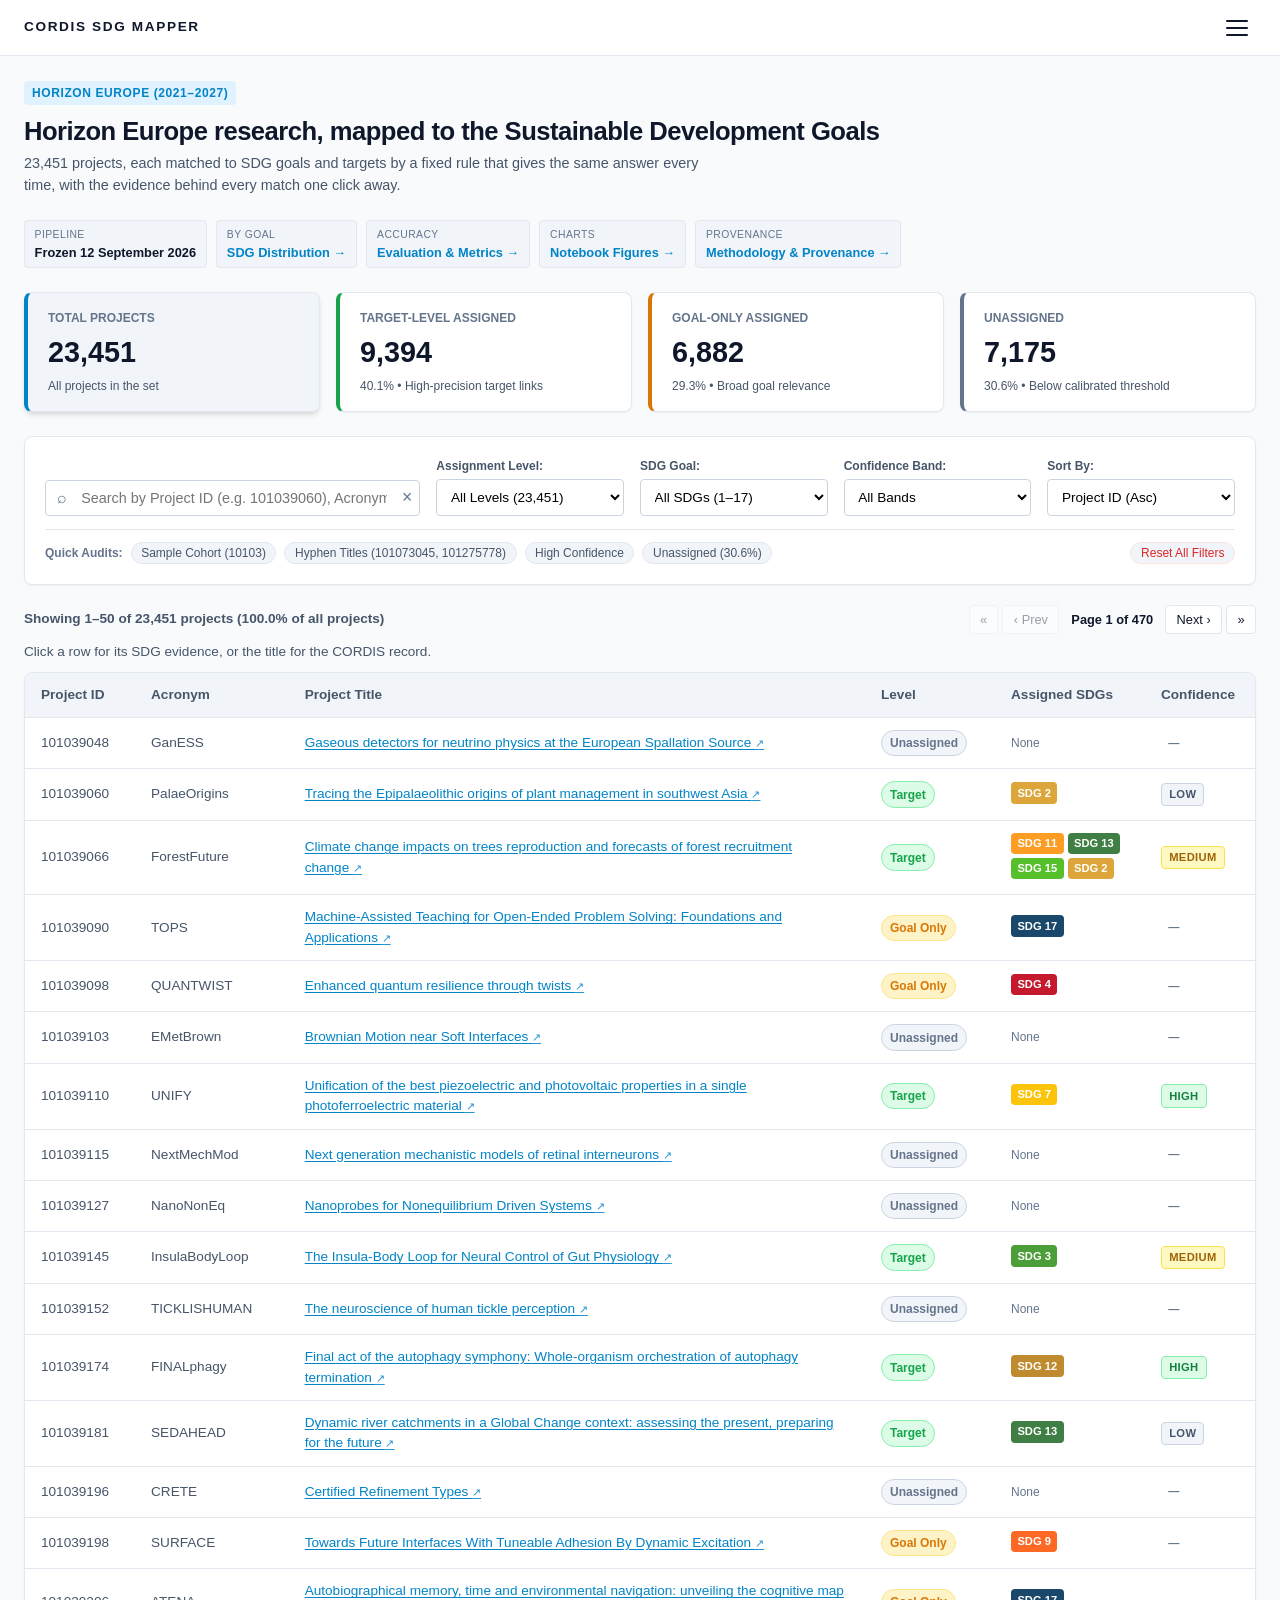
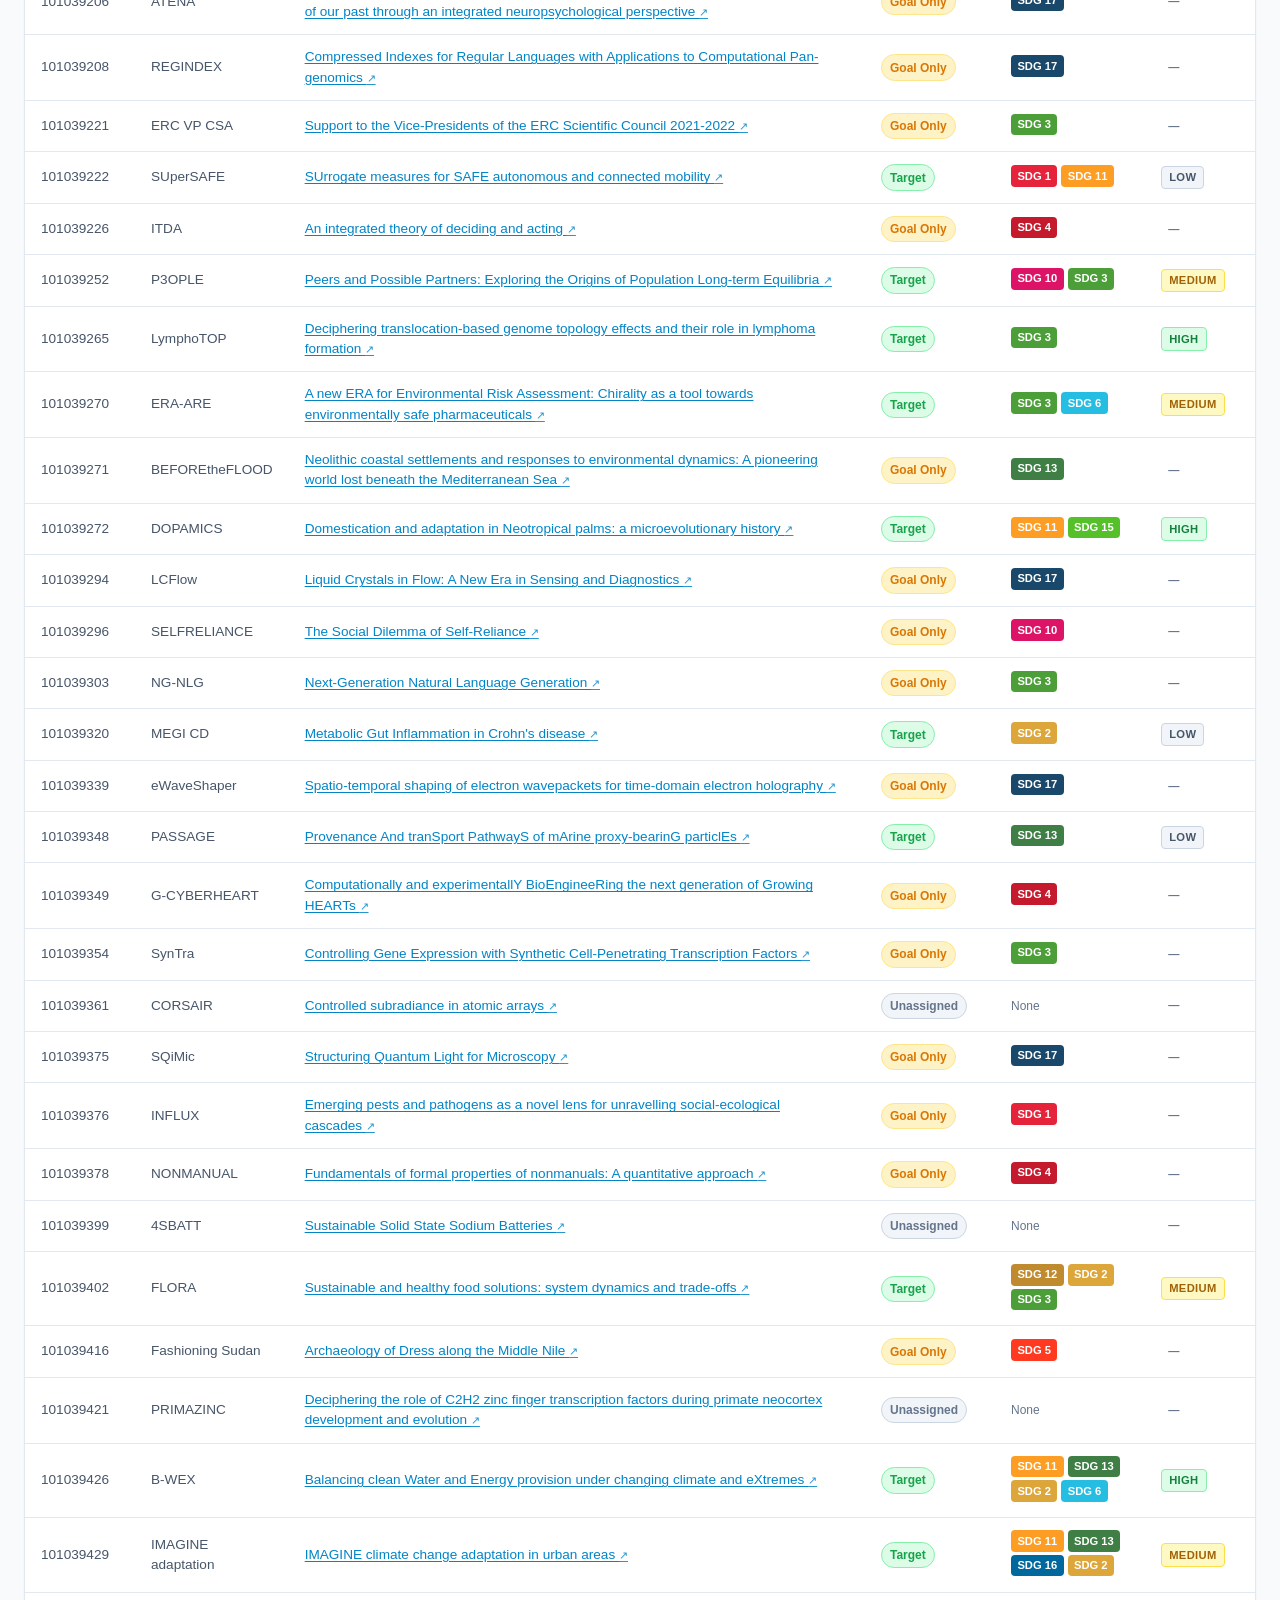
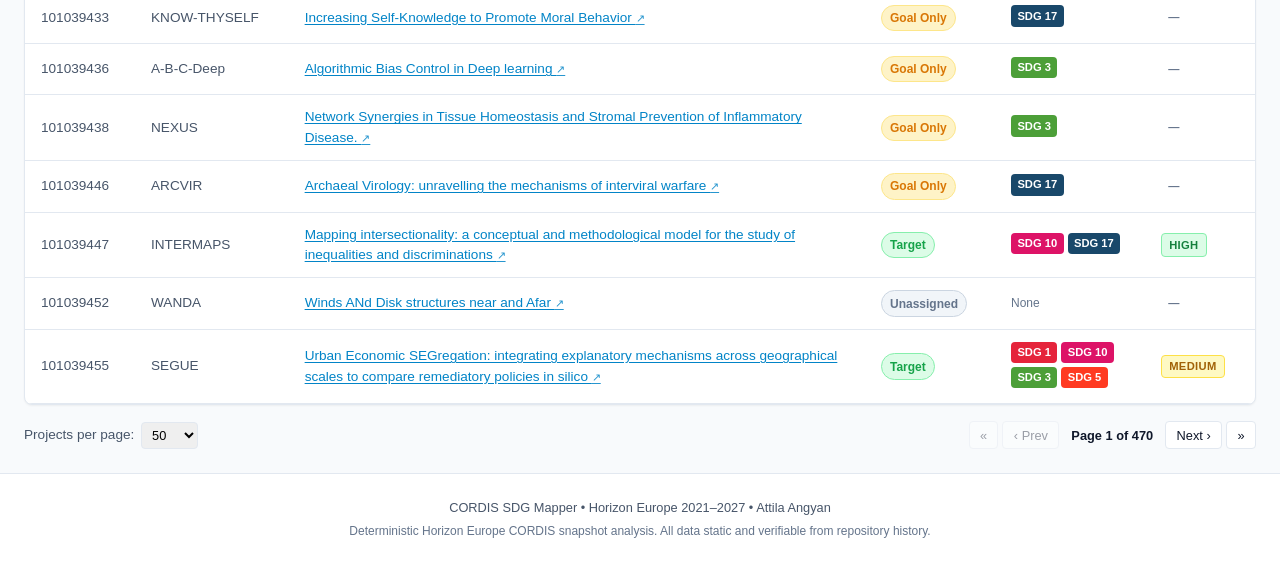
<file: prototype/index.html>
<!DOCTYPE html>
<html lang="en">
<head>
  <meta charset="UTF-8">
  <meta name="viewport" content="width=device-width, initial-scale=1.0">
  <title>CORDIS SDG Mapper</title>
  <link rel="stylesheet" href="styles.css">
</head>
<body>
  <!-- Top bar: wordmark left, one menu behind three lines on the right -->
  <header class="topbar">
    <a class="wordmark" href="#home" data-tab="explorer">CORDIS SDG Mapper</a>
    <button class="menu-toggle" id="menu-toggle" aria-label="Open menu" aria-expanded="false" aria-controls="site-menu">
      <span class="menu-lines" aria-hidden="true"><i></i><i></i><i></i></span>
    </button>
  </header>
  <nav class="site-menu" id="site-menu" hidden>
    <ul class="menu-list" role="list">
      <li><button class="menu-item active" data-tab="explorer">Home</button></li>
      <li><button class="menu-item" data-tab="sdgs">SDG Distribution</button></li>
      <li><button class="menu-item" data-tab="evaluation">Evaluation &amp; Metrics</button></li>
      <li><button class="menu-item" data-tab="figures">Notebook Figures</button></li>
      <li><button class="menu-item" data-tab="provenance">Methodology &amp; Provenance</button></li>
    </ul>
  </nav>
  <div class="menu-backdrop" id="menu-backdrop" hidden></div>

  <!-- Page head: scrolls with the page -->
  <section class="page-head" id="page-head">
    <div class="header-top">
      <div class="header-titles">
        <div class="header-badge">Horizon Europe (2021&ndash;2027)</div>
        <h1>Horizon Europe research, mapped to the Sustainable Development Goals</h1>
        <p class="header-subtitle">23,451 projects, each matched to SDG goals and targets by a fixed rule that gives the same answer every time, with the evidence behind every match one click away.</p>
      </div>
      <div class="provenance-badges">
        <div class="badge-item">
          <span class="badge-label">Pipeline</span>
          <span class="badge-value">Frozen 12 September 2026</span>
        </div>
        <div class="badge-item">
          <span class="badge-label">By goal</span>
          <a href="#sdgs" class="badge-value badge-link section-link" data-tab="sdgs">SDG Distribution &rarr;</a>
        </div>
        <div class="badge-item">
          <span class="badge-label">Accuracy</span>
          <a href="#evaluation" class="badge-value badge-link section-link" data-tab="evaluation">Evaluation &amp; Metrics &rarr;</a>
        </div>
        <div class="badge-item">
          <span class="badge-label">Charts</span>
          <a href="#figures" class="badge-value badge-link section-link" data-tab="figures">Notebook Figures &rarr;</a>
        </div>
        <div class="badge-item" title="c5f2a26ce6049e801a7e757efc2cbe4253689987fad761f1d97cfb5b0ad68fb2">
          <span class="badge-label">Provenance</span>
          <a href="#provenance" class="badge-value badge-link section-link" id="header-provenance-link" data-tab="provenance" title="c5f2a26ce6049e801a7e757efc2cbe4253689987fad761f1d97cfb5b0ad68fb2">Methodology &amp; Provenance &rarr;</a>
        </div>
      </div>
    </div>
  </section>

  <main class="app-main">
    <!-- TAB 1: PROJECT EXPLORER -->
    <section id="tab-explorer" class="tab-pane active">
      <!-- High Level Statistics Bar -->
      <div class="stats-row">
        <div class="stat-card stat-total" id="card-total">
          <div class="stat-label">Total Projects</div>
          <div class="stat-value" id="stat-total">23,451</div>
          <div class="stat-sub">All projects in the set</div>
        </div>
        <div class="stat-card stat-target" id="card-target">
          <div class="stat-label">Target-Level Assigned</div>
          <div class="stat-value" id="stat-target">9,394</div>
          <div class="stat-sub">40.1% &bull; High-precision target links</div>
        </div>
        <div class="stat-card stat-goal" id="card-goal">
          <div class="stat-label">Goal-Only Assigned</div>
          <div class="stat-value" id="stat-goal">6,882</div>
          <div class="stat-sub">29.3% &bull; Broad goal relevance</div>
        </div>
        <div class="stat-card stat-none" id="card-none">
          <div class="stat-label">Unassigned</div>
          <div class="stat-value" id="stat-none">7,175</div>
          <div class="stat-sub">30.6% &bull; Below calibrated threshold</div>
        </div>
      </div>

      <!-- Search & Filters Container -->
      <div class="filters-card">
        <div class="filters-main">
          <div class="search-box">
            <span class="search-icon">&telrec;</span>
            <input type="text" id="search-input" placeholder="Search by Project ID (e.g. 101039060), Acronym, or Title keywords..." autocomplete="off">
            <button id="clear-search-btn" class="icon-btn" title="Clear search">&times;</button>
          </div>

          <div class="filter-group">
            <label for="level-filter">Assignment Level:</label>
            <select id="level-filter">
              <option value="all">All Levels (23,451)</option>
              <option value="target">Target-Level Assigned (9,394)</option>
              <option value="goal_only">Goal-Only Assigned (6,882)</option>
              <option value="none">Unassigned (7,175)</option>
            </select>
          </div>

          <div class="filter-group">
            <label for="sdg-filter">SDG Goal:</label>
            <select id="sdg-filter">
              <option value="all">All SDGs (1–17)</option>
            </select>
          </div>

          <div class="filter-group">
            <label for="band-filter">Confidence Band:</label>
            <select id="band-filter">
              <option value="all">All Bands</option>
              <option value="high">High Confidence</option>
              <option value="medium">Medium Confidence</option>
              <option value="low">Low Confidence</option>
              <option value="none">Unassigned</option>
            </select>
          </div>

          <div class="filter-group">
            <label for="sort-select">Sort By:</label>
            <select id="sort-select">
              <option value="id-asc">Project ID (Asc)</option>
              <option value="id-desc">Project ID (Desc)</option>
              <option value="acronym-asc">Acronym (A &rarr; Z)</option>
            </select>
          </div>
        </div>

        <!-- Quick Filter Presets -->
        <div class="quick-presets">
          <span class="preset-label">Quick Audits:</span>
          <button class="preset-btn" data-preset="sample">Sample Cohort (10103)</button>
          <button class="preset-btn" data-preset="hyphen-titles" title="Audit projects 101073045 and 101275778 with leading hyphens">Hyphen Titles (101073045, 101275778)</button>
          <button class="preset-btn" data-preset="high-band">High Confidence</button>
          <button class="preset-btn" data-preset="unassigned">Unassigned (30.6%)</button>
          <button class="preset-btn preset-reset" id="reset-filters-btn">Reset All Filters</button>
        </div>
      </div>

      <!-- Results Count & Pagination Controls -->
      <div class="results-header">
        <div class="results-count-group">
          <div class="results-count" id="results-count">Loading index...</div>
          <button class="target-chip" id="target-filter-chip" hidden type="button" title="Remove the target filter"></button>
        </div>
        <div class="pagination-controls" id="top-pagination"></div>
      </div>

      <div class="table-hint">Click a row for its SDG evidence, or the title for the CORDIS record.</div>

      <!-- Projects Table -->
      <div class="table-container">
        <table class="projects-table">
          <thead>
            <tr>
              <th class="col-id">Project ID</th>
              <th class="col-acronym">Acronym</th>
              <th class="col-title">Project Title</th>
              <th class="col-level">Level</th>
              <th class="col-sdgs">Assigned SDGs</th>
              <th class="col-band">Confidence</th>
            </tr>
          </thead>
          <tbody id="projects-table-body">
            <tr>
              <td colspan="6" class="loading-cell">Loading project search index (23,451 projects)...</td>
            </tr>
          </tbody>
        </table>
      </div>

      <!-- Bottom Pagination -->
      <div class="results-footer">
        <div class="page-size-selector">
          <label for="page-size-select">Projects per page:</label>
          <select id="page-size-select">
            <option value="25">25</option>
            <option value="50" selected>50</option>
            <option value="100">100</option>
            <option value="250">250</option>
          </select>
        </div>
        <div class="pagination-controls" id="bottom-pagination"></div>
      </div>
    </section>

    <!-- TAB 2: SDG DISTRIBUTIONS -->
    <section id="tab-sdgs" class="tab-pane">
      <div class="pane-intro">
        <h2>UN Sustainable Development Goals Distribution</h2>
        <p>Breakdown of 23,451 Horizon Europe projects mapped across the 17 Sustainable Development Goals. Click a goal to see its targets and how many projects each holds; from there, a click on a target lists those projects on the Home page.</p>
      </div>

      <div class="sdg-grid" id="sdg-grid">
        <!-- Filled dynamically by JavaScript -->
      </div>

      <!-- Target Breakdown Drawer / Container -->
      <div class="target-breakdown-card" id="target-breakdown-card" style="display: none;">
        <div class="target-breakdown-header">
          <div class="target-breakdown-title" id="target-breakdown-title">SDG Target Breakdown</div>
          <div class="target-breakdown-actions">
            <button class="btn btn-primary" id="filter-by-selected-sdg-btn">Explore Projects in this SDG &rarr;</button>
            <button class="icon-btn" id="close-target-breakdown-btn">&times;</button>
          </div>
        </div>
        <div class="target-breakdown-body" id="target-breakdown-body"></div>
      </div>
    </section>

    <!-- TAB 3: EVALUATION & METRICS -->
    <section id="tab-evaluation" class="tab-pane">
      <div class="pane-intro">
        <h2>Pipeline Evaluation &amp; Benchmark Metrics</h2>
        <p>Ground-truth validation results on the held-out 100 evaluation sample and development agreement metrics from the frozen pipeline run (output <code class="mono" title="0938fe34e41cd5d8ddccfba69238481fdf6470e54046104ad7a3535da6743709">0938fe34&hellip;</code>, pipeline commit <code class="mono" title="0246412b44f722567feaa2e6c1b6e695de86c923">0246412b</code>, metrics artefact <code class="mono" title="babd37415581ce82ecb09c4501052ce811e834e57dad7c6735389ce321dd8a2e">babd3741&hellip;</code>).</p>
      </div>

      <div class="metrics-grid">
        <div class="metric-box highlight-box">
          <div class="metric-title">Target-Level Precision</div>
          <div class="metric-number" id="eval-metric-precision">0.447</div>
          <div class="metric-desc">Target-level precision on held-out evaluation 100 sample (calibrated threshold).</div>
        </div>
        <div class="metric-box highlight-box">
          <div class="metric-title">Target-Level Recall</div>
          <div class="metric-number" id="eval-metric-recall">0.221</div>
          <div class="metric-desc">Target-level recall on held-out 100 sample (reflects vocabulary ceiling constraints).</div>
        </div>
        <div class="metric-box warning-box">
          <div class="metric-title">Recall Ceiling</div>
          <div class="metric-number" id="eval-metric-ceiling">0.442</div>
          <div class="metric-desc"><strong id="eval-metric-ceiling-unreachable">53 of 95 reference pairs</strong> share zero vocabulary with official target descriptions at any threshold.</div>
        </div>
        <div class="metric-box dev-box">
          <div class="metric-title">Development Cohen's Kappa</div>
          <div class="metric-number" id="eval-metric-kappa">0.677</div>
          <div class="metric-desc">Agreement between two model seats on development 50 sample (substantial agreement baseline).</div>
        </div>
      </div>

      <div class="eval-cards-container">
        <div class="eval-card">
          <h3>Methodological Findings &amp; Constraints</h3>
          <ul class="eval-list">
            <li>
              <strong>Vocabulary Divergence &amp; The Recall Ceiling (<span id="eval-prose-ceiling">0.442</span>):</strong>
              Keyword and text-matching pipelines cannot reach <span id="eval-prose-unreachable-pairs">53 of 95</span> gold-standard target associations because CORDIS project descriptions and UN SDG target texts use non-overlapping terminologies. This ceiling is an inherent property of lexical overlap, not a pipeline bug.
            </li>
            <li>
              <strong>Unassigned Rate (30.6%):</strong>
              7,175 of 23,451 projects receive no SDG assignment (<code class="mono">assignment_level: none</code>). Calibrated thresholding intentionally rejects low-confidence matches to preserve high precision (<span id="eval-prose-precision">0.447</span>) rather than forcing arbitrary labels.
            </li>
            <li>
              <strong>Single-Reference Annotation Limit:</strong>
              <span id="eval-prose-reference-note">The reference labels for the 100 evaluation projects come from a single annotator. A planned second annotation of 20 projects by the author was not made, so no adjudication took place and this limitation covers all 100.</span>
            </li>
            <li>
              <strong>Deterministic Verification &amp; Explanation Pass:</strong>
              To ensure 100% deterministic reproducibility without external API key dependencies, model-generated explanations were parked under the methodology specification during the frozen run.
            </li>
          </ul>
        </div>

        <div class="eval-card">
          <h3>Self-Proof Reproduction Protocol</h3>
          <div class="repro-box">
            <p>Every reported metric is verified by self-proof inside <code class="mono">scripts/metrics.py</code>:</p>
            <pre class="code-block">python scripts/metrics.py --results data/pipeline/evaluation-100-v2.json --results-sha256 0938fe34e41cd5d8ddccfba69238481fdf6470e54046104ad7a3535da6743709 --dev-results data/pipeline/development-50-v1.json --dev-results-sha256 032a4881774ce9adbbc84bb8a949b7d06843ad77a23aae1c4b77d6de522ea460 --handoff data/sample/handoff-evaluation-100.json --out data/pipeline/evaluation-100-metrics.json</pre>
            <p>The script validates development-50 agreement (<span id="eval-repro-kappa">0.677</span>) and held-out 100 target metrics (<span id="eval-repro-metrics">P=0.447, R=0.221, Ceiling=0.442</span>) against the frozen run output <code class="mono" title="0938fe34e41cd5d8ddccfba69238481fdf6470e54046104ad7a3535da6743709">0938fe34&hellip;</code>.</p>
          </div>
        </div>
      </div>
    </section>

    <!-- TAB 4: NOTEBOOK FIGURES -->
    <section id="tab-figures" class="tab-pane">
      <div class="pane-intro">
        <h2>Notebook Visualisations (Embedded SVGs)</h2>
        <p>The six figures committed under <code class="mono">figures/</code> are embedded directly without redrawing or modifications.</p>
      </div>

      <div class="figures-gallery">
        <!-- Figure 1 -->
        <article class="figure-card">
          <div class="figure-media">
            <img src="figures/recall-ceiling.svg" alt="Recall Ceiling and Unreachable Targets" class="responsive-svg" onerror="this.onerror=null;this.src='../figures/recall-ceiling.svg';">
          </div>
          <div class="figure-info">
            <h3>1. Recall Ceiling &amp; Unreachable Reference Targets</h3>
            <div class="fig-meta">
              <span class="fig-file">figures/recall-ceiling.svg</span>
              <span class="fig-hash mono" title="2877c3ac441ffbb0485b712abda4cff057c8efa93e904c7ca494fcd6f8427ed1">sha256: 2877c3ac&hellip;</span>
            </div>
            <p class="fig-caption">Visualises the <span id="fig-caption-ceiling">0.442</span> recall ceiling: <span id="fig-caption-unreachable">53 of 95</span> reference pairs share zero terms with UN SDG targets, rendering them unreachable by lexical methods regardless of threshold tuning.</p>
          </div>
        </article>

        <!-- Figure 2 -->
        <article class="figure-card">
          <div class="figure-media">
            <img src="figures/disagreement-shape.svg" alt="Disagreement Shape" class="responsive-svg" onerror="this.onerror=null;this.src='../figures/disagreement-shape.svg';">
          </div>
          <div class="figure-info">
            <h3>2. Disagreement Shape Across Reference Standards</h3>
            <div class="fig-meta">
              <span class="fig-file">figures/disagreement-shape.svg</span>
              <span class="fig-hash mono" title="d9c6a91a11481c3265be6d4747b69352790fa7e4536ff98ff19ea831ea3f9e61">sha256: d9c6a91a&hellip;</span>
            </div>
            <p class="fig-caption">Distribution and topology of classification agreements and disagreements between automated heuristic scoring and manual reference annotations.</p>
          </div>
        </article>

        <!-- Figure 3 -->
        <article class="figure-card">
          <div class="figure-media">
            <img src="figures/goals-by-project-count.svg" alt="Distribution of Goals per Project" class="responsive-svg" onerror="this.onerror=null;this.src='../figures/goals-by-project-count.svg';">
          </div>
          <div class="figure-info">
            <h3>3. Goals by Project Count</h3>
            <div class="fig-meta">
              <span class="fig-file">figures/goals-by-project-count.svg</span>
              <span class="fig-hash mono" title="7db6eae48b966e1fa73c3e928f21958171cad4a8536f49f3fe1e816701f02d23">sha256: 7db6eae4&hellip;</span>
            </div>
            <p class="fig-caption">Frequency of projects mapped to 0, 1, 2, or 3+ SDG goals. 30.6% (7,175) receive 0 assignments, while single-goal and dual-goal projects form the majority of assignments.</p>
          </div>
        </article>

        <!-- Figure 4 -->
        <article class="figure-card">
          <div class="figure-media">
            <img src="figures/most-linked-targets.svg" alt="Most Linked Targets" class="responsive-svg" onerror="this.onerror=null;this.src='../figures/most-linked-targets.svg';">
          </div>
          <div class="figure-info">
            <h3>4. Most Linked SDG Targets</h3>
            <div class="fig-meta">
              <span class="fig-file">figures/most-linked-targets.svg</span>
              <span class="fig-hash mono" title="8f2caf29f882ebf6148ffd73485308fb02a7e682e0bfaace837de532c1d644d6">sha256: 8f2caf29&hellip;</span>
            </div>
            <p class="fig-caption">The top SDG targets linked across Horizon Europe funding, highlighting prominent concentrations in health (Goal 3), climate action (Goal 13), and energy transition (Goal 7).</p>
          </div>
        </article>

        <!-- Figure 5 -->
        <article class="figure-card">
          <div class="figure-media">
            <img src="figures/relevance-by-field.svg" alt="Relevance by Field" class="responsive-svg" onerror="this.onerror=null;this.src='../figures/relevance-by-field.svg';">
          </div>
          <div class="figure-info">
            <h3>5. Relevance by CORDIS Field</h3>
            <div class="fig-meta">
              <span class="fig-file">figures/relevance-by-field.svg</span>
              <span class="fig-hash mono" title="46baad33a8d40a4cba2b0ee220df564d01b4bc61308ff102374da95ace6f4d6f">sha256: 46baad33&hellip;</span>
            </div>
            <p class="fig-caption">Signal strength and scoring contribution across project Title, Objective, and Call Title fields, illustrating the critical importance of multi-field provenance.</p>
          </div>
        </article>

        <!-- Figure 6 -->
        <article class="figure-card">
          <div class="figure-media">
            <img src="figures/confidence-bands.svg" alt="Confidence Bands" class="responsive-svg" onerror="this.onerror=null;this.src='../figures/confidence-bands.svg';">
          </div>
          <div class="figure-info">
            <h3>6. Assignment Confidence Bands</h3>
            <div class="fig-meta">
              <span class="fig-file">figures/confidence-bands.svg</span>
              <span class="fig-hash mono" title="7d55aa97458541589e569986b3be7a8abb14e7a5da12ccef06030469fe160761">sha256: 7d55aa97&hellip;</span>
            </div>
            <p class="fig-caption">How the assignments split across the three confidence bands, from high-certainty matches to exploratory ones.</p>
          </div>
        </article>
      </div>
    </section>

    <!-- TAB 5: METHODOLOGY & PROVENANCE -->
    <section id="tab-provenance" class="tab-pane">
      <div class="pane-intro">
        <h2>Methodology &amp; Provenance</h2>
        <p>Deterministic classification methodology, taxonomy integration, reproducibility commands, and cryptographic verification digests for the Horizon Europe CORDIS SDG mapping analysis.</p>
      </div>

      <div class="provenance-grid">
        <!-- 1. What the data is -->
        <div class="provenance-card">
          <h3>What the data is</h3>
          <p>The analysis operates on official European Union open datasets and established international taxonomies:</p>
          <ul class="covenant-list">
            <li>
              <strong>The Horizon Europe projects:</strong>
              A complete snapshot of 23,451 research projects funded under the European Union's Horizon Europe framework programme (2021&ndash;2027), sourced from the official CORDIS open data repository. Each project record contains project identifiers, title, acronym, teaser summary, comprehensive objective text, free keywords, and classified scientific domains.
            </li>
            <li>
              <strong>UN Sustainable Development Goals Taxonomy:</strong>
              The 17 Goals and 169 Targets defined by the United Nations 2030 Agenda for Sustainable Development, sourced from the Publications Office of the European Union (EU Vocabularies). The taxonomy establishes standard descriptions, indicators, and official target statements.
            </li>
            <li>
              <strong>European Science Vocabulary (EuroSciVoc):</strong>
              The multilingual taxonomy of scientific fields maintained by the Publications Office of the European Union. A curated, peer-reviewed domain crosswalk containing 235 mappings connects EuroSciVoc disciplines directly to relevant SDG targets and goals.
            </li>
            <li>
              <strong>Five Analyzed Text Fields:</strong>
              Project evidence is extracted across five distinct fields: Project Title, Teaser, Objective, Free Keywords, and EuroSciVoc Fields. The pipeline explicitly tracks which fields are populated in each CORDIS record to distinguish between absent text fields and non-matching text.
            </li>
          </ul>
        </div>

        <!-- 2. What the pipeline does -->
        <div class="provenance-card">
          <h3>What the pipeline does</h3>
          <p>The system performs deterministic multi-label classification to assign UN SDGs to Horizon Europe research projects:</p>
          <ul class="covenant-list">
            <li>
              <strong>Dual Evidence Architecture:</strong>
              The classifier synthesises two complementary channels of evidence:
              <br>&bull; <em>Lexical Target Matching:</em> High-precision phrase and keyword matching using strict word-boundary regular expressions against SDG target definitions, guarded by negative filters and domain stop-lists to eliminate polysemous false positives.
              <br>&bull; <em>Taxonomic Crosswalk:</em> Domain-level assignments inferred from official EuroSciVoc classifications attached to each project.
            </li>
            <li>
              <strong>Assignment Tiers &amp; Calibrated Precision:</strong>
              Projects are stratified into three mutually distinct assignment tiers:
              <br>&bull; <em>Target-Level Assigned (40.1%, 9,394 projects):</em> Substantive evidence meeting calibrated scoring thresholds for one or more specific SDG targets.
              <br>&bull; <em>Goal-Only Assigned (29.3%, 6,882 projects):</em> High-level relevance to broader SDG themes without meeting granular target-level evidence criteria.
              <br>&bull; <em>Unassigned (30.6%, 7,175 projects):</em> Projects lacking sufficient lexical or taxonomic overlap are left unassigned, preserving high precision (0.447) rather than introducing speculative labels.
            </li>
            <li>
              <strong>Full Attribution &amp; Auditability:</strong>
              Every assigned target or goal retains complete evidence provenance, recording the exact matched phrases and the specific project fields in which they occurred.
            </li>
            <li>
              <strong>Source Text Fidelity:</strong>
              All project titles and acronyms are preserved verbatim from raw CORDIS source bytes without normalization or escaping (including leading hyphens in projects 101073045 and 101275778).
            </li>
          </ul>
        </div>

        <!-- 3. What was frozen and when -->
        <div class="provenance-card">
          <h3>What was frozen and when</h3>
          <p>Methodological specifications, logic, and evaluation artifacts were formally frozen on 12 September 2026:</p>
          <ul class="covenant-list">
            <li>
              <strong>Pipeline Freeze (12 September 2026):</strong>
              The classification algorithm, matching rules, scoring weights, vocabulary stop-lists, and assignment thresholds were frozen at commit <code class="mono" title="0246412b44f722567feaa2e6c1b6e695de86c923">0246412b44f722567feaa2e6c1b6e695de86c923</code>.
            </li>
            <li>
              <strong>Single Blind Evaluation Run:</strong>
              Evaluation was performed once against the frozen pipeline using a held-out benchmark of 100 projects. The run yielded target-level precision of 0.447 and recall of 0.221, reflecting an inherent vocabulary ceiling of 0.442 where 53 of 95 reference pairs share zero lexical overlap with official UN target texts.
            </li>
            <li>
              <strong>Fast run checked against the slow run:</strong>
              A performance optimization (substring pre-check skip) was verified against a slow control run across all 23,451 projects (28,833 assigned rows). Two independent instruments confirmed byte-identical results: zero missing projects, zero row differences, and zero score or band discrepancies.
            </li>
            <li>
              <strong>Frozen Run Output:</strong>
              The full evaluation output hashes cryptographically to <code class="mono" title="0938fe34e41cd5d8ddccfba69238481fdf6470e54046104ad7a3535da6743709">0938fe34e41cd5d8ddccfba69238481fdf6470e54046104ad7a3535da6743709</code>.
            </li>
          </ul>
        </div>

        <!-- 4. How to reproduce it -->
        <div class="provenance-card">
          <h3>How to reproduce it</h3>
          <p>The entire pipeline executes using only the Python standard library (version 3.10+) with zero external package dependencies. Run the reproduction suite in sequence:</p>
          <div class="repro-box">
            <pre class="code-block">python scripts/make_manifest.py
python scripts/verify_licences.py
python scripts/extract_targets.py
python scripts/extract_key_terms.py
python scripts/verify_crosswalk.py
python scripts/draw_sample.py
python scripts/build_handoff.py
python scripts/build_handoff.py --set evaluation --out data/sample/handoff-evaluation-100.json
python scripts/pipeline.py --handoff data/sample/handoff-150.json --set development --out data/pipeline/development-50-v2.json
python scripts/pipeline.py --handoff data/sample/handoff-evaluation-100.json --set evaluation --freeze-seq 207 --out data/pipeline/evaluation-100-v2.json
python scripts/explain.py --results data/pipeline/development-50-v2.json --out data/pipeline/development-50-explanations-v2.json
python scripts/metrics.py --results data/pipeline/evaluation-100-v2.json --results-sha256 0938fe34e41cd5d8ddccfba69238481fdf6470e54046104ad7a3535da6743709 --dev-results data/pipeline/development-50-v1.json --dev-results-sha256 032a4881774ce9adbbc84bb8a949b7d06843ad77a23aae1c4b77d6de522ea460 --handoff data/sample/handoff-evaluation-100.json --out data/pipeline/evaluation-100-metrics.json
python scripts/compare_control_table.py --control &lt;path-to-control-table&gt;
python scripts/test_reported_figures.py</pre>
          </div>
        </div>

        <!-- 5. Verify these files -->
        <div class="provenance-card" id="card-verify-files">
          <h3>Verify these files</h3>
          <p>Cryptographic digests for all pipeline artefacts and specification documents, verified on disk:</p>
          <table class="contract-table" id="verify-files-table">
            <thead>
              <tr>
                <th>Artefact</th>
                <th>Repository Path</th>
                <th>SHA-256 / Commit Digest</th>
              </tr>
            </thead>
            <tbody>
              <tr id="verify-mapping-table">
                <td><strong>Mapping Table</strong></td>
                <td><code class="mono">data/corpus/mapping-table-0246412.csv</code></td>
                <td><code class="mono" id="digest-mapping-table" title="181d378a3078014193f3ae4f684b00b375ed62f3d24b2b34c060f6457b4a00d3">181d378a3078014193f3ae4f684b00b375ed62f3d24b2b34c060f6457b4a00d3</code></td>
              </tr>
              <tr id="verify-pipeline-commit">
                <td><strong>Pipeline Commit</strong></td>
                <td><code class="mono">scripts/pipeline.py</code> (frozen commit)</td>
                <td><code class="mono" id="digest-pipeline-commit" title="0246412b44f722567feaa2e6c1b6e695de86c923">0246412b44f722567feaa2e6c1b6e695de86c923</code></td>
              </tr>
              <tr id="verify-frozen-output">
                <td><strong>Frozen Output</strong></td>
                <td>Evaluation run output</td>
                <td><code class="mono" id="digest-frozen-output" title="0938fe34e41cd5d8ddccfba69238481fdf6470e54046104ad7a3535da6743709">0938fe34e41cd5d8ddccfba69238481fdf6470e54046104ad7a3535da6743709</code></td>
              </tr>
              <tr id="verify-specification">
                <td><strong>Specification</strong></td>
                <td><code class="mono">docs/cordis-sdg-registration-v10.md</code></td>
                <td><code class="mono" id="digest-specification" title="c5f2a26ce6049e801a7e757efc2cbe4253689987fad761f1d97cfb5b0ad68fb2">c5f2a26ce6049e801a7e757efc2cbe4253689987fad761f1d97cfb5b0ad68fb2</code></td>
              </tr>
              <tr id="verify-figures-document">
                <td><strong>Figures Document</strong></td>
                <td><code class="mono">data/corpus/figures.json</code></td>
                <td><code class="mono" id="digest-figures-document" title="03d79580081ca40bf0d1d25b5279a57880ddf09d750490553593387126d92f6f">03d79580081ca40bf0d1d25b5279a57880ddf09d750490553593387126d92f6f</code></td>
              </tr>
              <tr id="verify-metrics-artefact">
                <td><strong>Metrics Artefact</strong></td>
                <td><code class="mono">data/pipeline/evaluation-100-metrics.json</code></td>
                <td><code class="mono" id="digest-metrics-artefact" title="babd37415581ce82ecb09c4501052ce811e834e57dad7c6735389ce321dd8a2e">babd37415581ce82ecb09c4501052ce811e834e57dad7c6735389ce321dd8a2e</code></td>
              </tr>
              <tr id="verify-svg-figures">
                <td><strong>Notebook Figures</strong></td>
                <td><code class="mono">figures/*.svg</code> (6 embedded figures)</td>
                <td>Byte-identical SVG vector assets</td>
              </tr>
            </tbody>
          </table>
        </div>
      </div>
    </section>
  </main>

  <!-- PROJECT DETAIL MODAL / DRAWER -->
  <div class="modal-backdrop" id="project-modal-backdrop">
    <div class="modal-content" id="project-modal-content">
      <div class="modal-header">
        <div class="modal-title-group">
          <div class="modal-meta-bar">
            <span class="modal-id" id="modal-project-id">Project 101039060</span>
            <span class="modal-acronym" id="modal-project-acronym">ACRONYM</span>
            <span class="badge-level" id="modal-level-badge">Target-Level</span>
          </div>
          <h2 class="modal-title"><a href="https://cordis.europa.eu/project/id/101039060" target="_blank" rel="noopener" class="modal-title-link cordis-outbound-link" id="modal-project-title" title="Open CORDIS project record on cordis.europa.eu (external site, opens in new tab)" aria-label="Open project on CORDIS (leaves site)">Project Title Placeholder&nbsp;<span class="external-icon">&nearr;</span></a></h2>
        </div>
        <button class="modal-close-btn" id="modal-close-btn" title="Close modal">&times;</button>
      </div>

      <div class="modal-body" id="modal-body">
        <div class="modal-loading">Loading project details...</div>
      </div>
    </div>
  </div>

  <footer class="app-footer">
    <div class="footer-content">
      <p>CORDIS SDG Mapper &bull; Horizon Europe 2021&ndash;2027 &bull; Attila Angyan</p>
      <p class="footer-sub">Deterministic Horizon Europe CORDIS snapshot analysis. All data static and verifiable from repository history.</p>
    </div>
  </footer>

  <script src="app.js"></script>
</body>
</html>
</file>
<file: prototype/styles.css>
/* CSS Styles for CORDIS → SDG Static Prototype */
:root {
  --font-sans: -apple-system, BlinkMacSystemFont, "Segoe UI", Roboto, Helvetica, Arial, sans-serif;
  --font-mono: ui-monospace, SFMono-Regular, Consolas, "Liberation Mono", Menlo, monospace;

  --bg-primary: #f8fafc;
  --bg-surface: #ffffff;
  --bg-alt: #f1f5f9;
  --bg-elevated: #ffffff;

  --border-color: #e2e8f0;
  --border-dark: #cbd5e1;

  --text-primary: #0f172a;
  --text-secondary: #475569;
  --text-muted: #64748b;

  --primary: #0284c7;
  --primary-hover: #0369a1;
  --primary-light: #e0f2fe;

  --success: #16a34a;
  --success-bg: #dcfce7;
  --success-border: #86efac;

  --warning: #d97706;
  --warning-bg: #fef3c7;
  --warning-border: #fde68a;

  --danger: #dc2626;
  --danger-bg: #fee2e2;

  --neutral-bg: #f1f5f9;
  --neutral-border: #cbd5e1;

  --shadow-sm: 0 1px 2px 0 rgb(0 0 0 / 0.05);
  --shadow-md: 0 4px 6px -1px rgb(0 0 0 / 0.1), 0 2px 4px -2px rgb(0 0 0 / 0.1);
  --shadow-lg: 0 10px 15px -3px rgb(0 0 0 / 0.1), 0 4px 6px -4px rgb(0 0 0 / 0.1);
  --shadow-xl: 0 20px 25px -5px rgb(0 0 0 / 0.1), 0 8px 10px -6px rgb(0 0 0 / 0.1);

  --radius-sm: 4px;
  --radius-md: 8px;
  --radius-lg: 12px;
}

* {
  box-sizing: border-box;
  margin: 0;
  padding: 0;
}

body {
  font-family: var(--font-sans);
  background-color: var(--bg-primary);
  color: var(--text-primary);
  line-height: 1.5;
  -webkit-font-smoothing: antialiased;
}

.mono {
  font-family: var(--font-mono);
}

/* A shortened hash: dotted underline says there is more, a click shows it all */
.hash-short {
  cursor: pointer;
  text-decoration: underline dotted;
  text-underline-offset: 3px;
}
.hash-short:hover,
.hash-short:focus-visible {
  color: var(--primary);
  outline: none;
}
.hash-open {
  overflow-wrap: anywhere;
}

/* Top bar: one slim line that stays; everything else scrolls */
.topbar {
  position: sticky;
  top: 0;
  z-index: 40;
  height: 56px;
  display: flex;
  align-items: center;
  justify-content: space-between;
  gap: 1rem;
  padding: 0 1.5rem;
  background-color: var(--bg-surface);
  border-bottom: 1px solid var(--border-color);
}

.wordmark {
  font-size: 0.85rem;
  font-weight: 600;
  letter-spacing: 0.12em;
  text-transform: uppercase;
  color: var(--text-primary);
  text-decoration: none;
  white-space: nowrap;
}

.menu-toggle {
  background: none;
  border: none;
  cursor: pointer;
  padding: 0.5rem;
  border-radius: var(--radius-sm);
}

.menu-toggle:hover,
.menu-toggle:focus-visible {
  background-color: var(--bg-alt);
  outline: none;
}

.menu-lines {
  display: flex;
  flex-direction: column;
  gap: 5px;
  width: 22px;
}

.menu-lines i {
  display: block;
  height: 2px;
  background-color: var(--text-primary);
  border-radius: 1px;
}

.site-menu {
  position: fixed;
  top: 56px;
  right: 0;
  z-index: 50;
  min-width: 280px;
  background-color: var(--bg-surface);
  border-left: 1px solid var(--border-color);
  border-bottom: 1px solid var(--border-color);
  box-shadow: var(--shadow-lg);
  padding: 0.75rem 0;
}

.menu-list {
  list-style: none;
}

.menu-item {
  display: block;
  width: 100%;
  text-align: left;
  background: none;
  border: none;
  padding: 0.7rem 1.5rem;
  font-size: 1rem;
  color: var(--text-primary);
  cursor: pointer;
}

.menu-item:hover,
.menu-item:focus-visible {
  background-color: var(--bg-alt);
  outline: none;
}

.menu-item.active {
  color: var(--primary);
  font-weight: 600;
}

.menu-backdrop {
  position: fixed;
  inset: 56px 0 0 0;
  z-index: 45;
  background: rgb(15 23 42 / 0.15);
}

/* Page head */
.page-head {
  max-width: 1400px;
  margin: 1.5rem auto 0 auto;
  padding: 0 1.5rem;
}

.header-top {
  display: flex;
  justify-content: space-between;
  align-items: flex-start;
  gap: 1.5rem;
  flex-wrap: wrap;
}

.header-badge {
  display: inline-block;
  font-size: 0.75rem;
  font-weight: 600;
  text-transform: uppercase;
  letter-spacing: 0.05em;
  color: var(--primary);
  background-color: var(--primary-light);
  padding: 0.2rem 0.5rem;
  border-radius: var(--radius-sm);
  margin-bottom: 0.4rem;
}

.header-titles h1 {
  font-size: 1.6rem;
  font-weight: 700;
  color: var(--text-primary);
  letter-spacing: -0.02em;
}

.header-subtitle {
  font-size: 0.9rem;
  color: var(--text-secondary);
  margin-top: 0.2rem;
  max-width: 680px;
}

.provenance-badges {
  display: flex;
  gap: 0.6rem;
  flex-wrap: wrap;
}

.badge-item {
  background: var(--bg-alt);
  border: 1px solid var(--border-color);
  border-radius: var(--radius-sm);
  padding: 0.35rem 0.6rem;
  display: flex;
  flex-direction: column;
}

.badge-label {
  font-size: 0.65rem;
  text-transform: uppercase;
  letter-spacing: 0.04em;
  color: var(--text-muted);
}

.badge-value {
  font-size: 0.8rem;
  font-weight: 600;
  color: var(--text-primary);
}

.badge-link {
  color: var(--primary);
  text-decoration: none;
  cursor: pointer;
  display: inline-flex;
  align-items: center;
  transition: color 0.15s ease, text-decoration 0.15s ease;
}

.badge-link:hover,
.badge-link:focus {
  color: var(--primary-hover);
  text-decoration: underline;
}

/* Main Content */
.app-main {
  max-width: 1400px;
  margin: 1.5rem auto;
  padding: 0 1.5rem;
  min-height: calc(100vh - 250px);
}

.tab-pane {
  display: none;
}

.tab-pane.active {
  display: block;
}

.pane-intro {
  margin-bottom: 1.5rem;
}

.pane-intro h2 {
  font-size: 1.4rem;
  font-weight: 700;
  color: var(--text-primary);
}

.pane-intro p {
  color: var(--text-secondary);
  font-size: 0.95rem;
  margin-top: 0.25rem;
}

/* Stats Row */
.stats-row {
  display: grid;
  grid-template-columns: repeat(auto-fit, minmax(220px, 1fr));
  gap: 1rem;
  margin-bottom: 1.5rem;
}

.stat-card {
  background: var(--bg-surface);
  border: 1px solid var(--border-color);
  border-radius: var(--radius-md);
  padding: 1rem 1.25rem;
  box-shadow: var(--shadow-sm);
  cursor: pointer;
  transition: transform 0.15s ease, box-shadow 0.15s ease;
}

.stat-card:hover {
  transform: translateY(-2px);
  box-shadow: var(--shadow-md);
}

.stat-label {
  font-size: 0.75rem;
  font-weight: 600;
  text-transform: uppercase;
  color: var(--text-muted);
}

.stat-value {
  font-size: 1.8rem;
  font-weight: 700;
  color: var(--text-primary);
  margin: 0.2rem 0;
}

.stat-sub {
  font-size: 0.75rem;
  color: var(--text-secondary);
}

.stat-total { border-left: 4px solid var(--primary); }
.stat-target { border-left: 4px solid var(--success); }
.stat-goal { border-left: 4px solid var(--warning); }
.stat-none { border-left: 4px solid var(--text-muted); }

.stat-card.is-active {
  background-color: var(--bg-alt);
  box-shadow: var(--shadow-md);
}

/* Filters Card */
.filters-card {
  background: var(--bg-surface);
  border: 1px solid var(--border-color);
  border-radius: var(--radius-md);
  padding: 1.25rem;
  box-shadow: var(--shadow-sm);
  margin-bottom: 1.25rem;
}

.filters-main {
  display: flex;
  gap: 1rem;
  flex-wrap: wrap;
  align-items: flex-end;
}

.search-box {
  flex: 2;
  min-width: 280px;
  position: relative;
  display: flex;
  align-items: center;
}

.search-icon {
  position: absolute;
  left: 0.75rem;
  color: var(--text-muted);
  pointer-events: none;
}

.search-box input {
  width: 100%;
  padding: 0.55rem 2rem 0.55rem 2.2rem;
  border: 1px solid var(--border-dark);
  border-radius: var(--radius-sm);
  font-size: 0.9rem;
  outline: none;
}

.search-box input:focus {
  border-color: var(--primary);
  box-shadow: 0 0 0 2px var(--primary-light);
}

.icon-btn {
  background: none;
  border: none;
  cursor: pointer;
  color: var(--text-muted);
  font-size: 1.1rem;
  position: absolute;
  right: 0.5rem;
}

.icon-btn:hover {
  color: var(--text-primary);
}

.filter-group {
  flex: 1;
  min-width: 150px;
  display: flex;
  flex-direction: column;
}

.filter-group label {
  font-size: 0.75rem;
  font-weight: 600;
  color: var(--text-secondary);
  margin-bottom: 0.25rem;
}

.filter-group select {
  padding: 0.55rem 0.6rem;
  border: 1px solid var(--border-dark);
  border-radius: var(--radius-sm);
  font-size: 0.85rem;
  background-color: var(--bg-surface);
  outline: none;
  cursor: pointer;
}

.filter-group select:focus {
  border-color: var(--primary);
}

.quick-presets {
  margin-top: 0.85rem;
  padding-top: 0.75rem;
  border-top: 1px solid var(--border-color);
  display: flex;
  align-items: center;
  gap: 0.5rem;
  flex-wrap: wrap;
}

.preset-label {
  font-size: 0.75rem;
  font-weight: 600;
  color: var(--text-muted);
}

.preset-btn {
  background: var(--bg-alt);
  border: 1px solid var(--border-color);
  border-radius: 999px;
  padding: 0.2rem 0.6rem;
  font-size: 0.75rem;
  font-weight: 500;
  color: var(--text-secondary);
  cursor: pointer;
  transition: all 0.15s ease;
}

.preset-btn:hover {
  background: var(--primary-light);
  color: var(--primary);
  border-color: var(--primary);
}

.preset-btn.active {
  background: var(--primary);
  color: white;
  border-color: var(--primary);
}

.preset-reset {
  margin-left: auto;
  color: var(--danger);
  border-color: var(--danger-bg);
}

.preset-reset:hover {
  background: var(--danger-bg);
  color: var(--danger);
}

/* Results Header */
.results-header, .results-footer {
  display: flex;
  justify-content: space-between;
  align-items: center;
  margin-bottom: 0.75rem;
  flex-wrap: wrap;
  gap: 0.75rem;
}

.table-hint {
  font-size: 0.85rem;
  color: var(--text-secondary);
  margin-top: -0.25rem;
  margin-bottom: 0.6rem;
}

.results-footer {
  margin-top: 1rem;
}

.results-count {
  font-size: 0.85rem;
  font-weight: 600;
  color: var(--text-secondary);
}

.page-size-selector {
  display: flex;
  align-items: center;
  gap: 0.4rem;
  font-size: 0.85rem;
  color: var(--text-secondary);
}

.page-size-selector select {
  padding: 0.25rem 0.4rem;
  border: 1px solid var(--border-color);
  border-radius: var(--radius-sm);
  font-size: 0.8rem;
}

/* Pagination Controls */
.pagination-controls {
  display: flex;
  align-items: center;
  gap: 0.25rem;
}

.page-btn {
  background: var(--bg-surface);
  border: 1px solid var(--border-color);
  padding: 0.35rem 0.65rem;
  font-size: 0.8rem;
  font-weight: 500;
  color: var(--text-primary);
  border-radius: var(--radius-sm);
  cursor: pointer;
}

.page-btn:hover:not(:disabled) {
  border-color: var(--primary);
  color: var(--primary);
}

.page-btn.active {
  background: var(--primary);
  color: white;
  border-color: var(--primary);
}

.page-btn:disabled {
  opacity: 0.4;
  cursor: not-allowed;
}

/* Projects Table */
.table-container {
  background: var(--bg-surface);
  border: 1px solid var(--border-color);
  border-radius: var(--radius-md);
  box-shadow: var(--shadow-sm);
  overflow-x: auto;
}

.projects-table {
  width: 100%;
  border-collapse: collapse;
  font-size: 0.85rem;
  text-align: left;
}

.projects-table th {
  background-color: var(--bg-alt);
  color: var(--text-secondary);
  font-weight: 600;
  padding: 0.75rem 1rem;
  border-bottom: 1px solid var(--border-color);
  white-space: nowrap;
}

.projects-table td {
  padding: 0.75rem 1rem;
  border-bottom: 1px solid var(--border-color);
  vertical-align: middle;
}

.projects-table tbody tr.project-row {
  cursor: pointer;
  transition: background-color 0.15s ease;
}

.projects-table tbody tr.project-row:hover {
  background-color: var(--primary-light);
}

.projects-table tbody tr.project-row:focus {
  outline: 2px solid var(--primary);
  outline-offset: -2px;
  background-color: var(--primary-light);
}

.projects-table tbody tr.project-row:focus-visible {
  outline: 2px solid var(--primary);
  outline-offset: -2px;
  background-color: var(--primary-light);
}

.project-title-link {
  color: var(--primary);
  text-decoration: underline;
  text-underline-offset: 2px;
  font-weight: 500;
  transition: color 0.15s ease;
}

.project-title-link:hover,
.projects-table tbody tr.project-row:hover .project-title-link {
  color: var(--primary-hover);
  text-decoration: underline;
}

.col-id { width: 110px; }
.col-acronym { width: 140px; }
.projects-table td.col-id,
.projects-table td.col-acronym { color: var(--text-secondary); font-weight: 500; }
.col-title { min-width: 340px; }
.col-level { width: 130px; }
.col-sdgs { width: 150px; }
.col-band { width: 110px; }

.loading-cell {
  text-align: center;
  padding: 2.5rem !important;
  color: var(--text-muted);
  font-style: italic;
}

/* Status Badges */
.badge-level {
  display: inline-block;
  padding: 0.2rem 0.5rem;
  border-radius: 999px;
  font-size: 0.75rem;
  font-weight: 600;
  text-align: center;
  white-space: nowrap;
}

.badge-target {
  background-color: var(--success-bg);
  color: var(--success);
  border: 1px solid var(--success-border);
}

.badge-goal {
  background-color: var(--warning-bg);
  color: var(--warning);
  border: 1px solid var(--warning-border);
}

.badge-none {
  background-color: var(--neutral-bg);
  color: var(--text-muted);
  border: 1px solid var(--neutral-border);
}

.badge-band {
  display: inline-block;
  padding: 0.15rem 0.45rem;
  border-radius: var(--radius-sm);
  font-size: 0.7rem;
  font-weight: 700;
  text-transform: uppercase;
  letter-spacing: 0.03em;
}

.band-high {
  background: #dcfce7;
  color: #15803d;
  border: 1px solid #86efac;
}

.band-medium {
  background: #fef9c3;
  color: #a16207;
  border: 1px solid #fde047;
}

.band-low {
  background: #f1f5f9;
  color: #475569;
  border: 1px solid #cbd5e1;
}

.band-none {
  color: var(--text-muted);
}

.sdg-chip {
  display: inline-block;
  font-size: 0.7rem;
  font-weight: 700;
  color: white;
  padding: 0.15rem 0.4rem;
  border-radius: var(--radius-sm);
  margin-right: 0.25rem;
  margin-bottom: 0.2rem;
  background: var(--text-muted);
}

.btn {
  display: inline-block;
  padding: 0.4rem 0.75rem;
  border-radius: var(--radius-sm);
  font-size: 0.8rem;
  font-weight: 600;
  cursor: pointer;
  border: 1px solid transparent;
  transition: all 0.15s ease;
}

.btn-primary {
  background-color: var(--primary);
  color: white;
}

.btn-primary:hover {
  background-color: var(--primary-hover);
}

.btn-outline {
  background-color: transparent;
  border-color: var(--border-dark);
  color: var(--text-secondary);
}

.btn-outline:hover {
  border-color: var(--primary);
  color: var(--primary);
  background-color: var(--primary-light);
}

/* SDG Grid */
.sdg-grid {
  display: grid;
  grid-template-columns: repeat(auto-fill, minmax(260px, 1fr));
  gap: 1.25rem;
  margin-bottom: 2rem;
}

.sdg-card {
  background: var(--bg-surface);
  border: 1px solid var(--border-color);
  border-radius: var(--radius-md);
  padding: 1.25rem;
  box-shadow: var(--shadow-sm);
  cursor: pointer;
  transition: transform 0.15s ease, box-shadow 0.15s ease;
  position: relative;
  overflow: hidden;
}

.sdg-card:hover {
  transform: translateY(-3px);
  box-shadow: var(--shadow-md);
}

.sdg-card.is-open {
  border-color: var(--border-dark);
  box-shadow: var(--shadow-md);
  background-color: var(--bg-alt);
}

.sdg-card-foot {
  display: flex;
  justify-content: space-between;
  align-items: baseline;
  gap: 0.5rem;
  margin-top: 0.4rem;
}

.sdg-card-hint {
  font-size: 0.75rem;
  font-weight: 600;
  color: var(--primary);
  white-space: nowrap;
}
.sdg-card-hint::after { content: "Show targets \2193"; }
.sdg-card.is-open .sdg-card-hint::after { content: "Hide targets \2191"; }

/* While open, the breakdown sits inside the grid, under the clicked card's row */
.sdg-grid > .target-breakdown-card {
  grid-column: 1 / -1;
  margin-bottom: 0.25rem;
}

.target-label {
  font-weight: 400;
  color: var(--text-secondary);
}

.target-row { cursor: pointer; }

.means-tag {
  display: inline-block;
  font-size: 0.65rem;
  font-weight: 600;
  text-transform: uppercase;
  letter-spacing: 0.04em;
  color: var(--text-muted);
  background-color: var(--bg-alt);
  border: 1px solid var(--border-color);
  border-radius: 999px;
  padding: 0.05rem 0.45rem;
  margin-left: 0.4rem;
  vertical-align: middle;
  white-space: nowrap;
}

.note-link {
  color: var(--primary);
  text-decoration: underline;
}
.target-row:hover td { background-color: var(--bg-alt); }

.share-cell {
  display: flex;
  align-items: center;
  gap: 0.6rem;
}
.share-cell .progress-bar-bg { flex: 1; }
.share-pct {
  font-size: 0.75rem;
  color: var(--text-secondary);
  min-width: 2.5em;
  text-align: right;
  font-variant-numeric: tabular-nums;
}

.goal-statement {
  font-size: 0.95rem;
  font-weight: 400;
  color: var(--text-secondary);
  margin-top: 0.35rem;
}

.goal-counts {
  font-size: 0.8rem;
  font-weight: 500;
  color: var(--text-muted);
  margin-top: 0.35rem;
}

.un-outbound-link {
  color: inherit;
  text-decoration: none;
}
.un-outbound-link:hover,
.un-outbound-link:focus {
  color: var(--primary);
  text-decoration: underline;
}
.un-outbound-link .external-icon {
  font-size: 0.75em;
  color: var(--text-muted);
}

.results-count-group {
  display: flex;
  align-items: center;
  gap: 0.6rem;
  flex-wrap: wrap;
}

.target-chip {
  font-size: 0.75rem;
  font-weight: 600;
  color: var(--primary);
  background-color: var(--primary-light);
  border: 1px solid var(--primary);
  border-radius: 999px;
  padding: 0.2rem 0.6rem;
  cursor: pointer;
  max-width: 520px;
  overflow: hidden;
  text-overflow: ellipsis;
  white-space: nowrap;
}
.target-chip:hover { background-color: var(--bg-alt); }

.targets-note {
  font-size: 0.75rem;
  color: var(--text-muted);
  margin-top: 0.75rem;
}

.sdg-card-bar {
  height: 6px;
  width: 100%;
  position: absolute;
  top: 0;
  left: 0;
}

.sdg-card-header {
  display: flex;
  align-items: center;
  justify-content: space-between;
  margin-bottom: 0.6rem;
}

.sdg-num-badge {
  font-size: 0.85rem;
  font-weight: 700;
  color: white;
  padding: 0.2rem 0.5rem;
  border-radius: var(--radius-sm);
}

.sdg-count-badge {
  font-size: 0.85rem;
  font-weight: 700;
  color: var(--text-primary);
}

.sdg-card-title {
  font-size: 1rem;
  font-weight: 700;
  color: var(--text-primary);
  margin-bottom: 0.4rem;
  line-height: 1.3;
}

.sdg-card-pct {
  font-size: 0.8rem;
  color: var(--text-muted);
}

/* Target Breakdown Drawer */
.target-breakdown-card {
  background: var(--bg-surface);
  border: 1px solid var(--border-dark);
  border-radius: var(--radius-lg);
  padding: 1.5rem;
  box-shadow: var(--shadow-lg);
  margin-bottom: 2rem;
  animation: fadeIn 0.2s ease-in-out;
}

@keyframes fadeIn {
  from { opacity: 0; transform: translateY(8px); }
  to { opacity: 1; transform: translateY(0); }
}

.target-breakdown-header {
  display: flex;
  justify-content: space-between;
  align-items: center;
  margin-bottom: 1.25rem;
  padding-bottom: 0.75rem;
  border-bottom: 1px solid var(--border-color);
}

.target-breakdown-title {
  font-size: 1.25rem;
  font-weight: 700;
}

.target-breakdown-actions {
  display: flex;
  align-items: center;
  gap: 0.75rem;
}

.targets-table {
  width: 100%;
  border-collapse: collapse;
  font-size: 0.85rem;
}

.targets-table th {
  text-align: left;
  padding: 0.6rem 0.8rem;
  background: var(--bg-alt);
  border-bottom: 1px solid var(--border-color);
}

.targets-table td {
  padding: 0.6rem 0.8rem;
  border-bottom: 1px solid var(--border-color);
}

.bar-cell {
  width: 40%;
}

.progress-bar-bg {
  width: 100%;
  height: 10px;
  background-color: var(--bg-alt);
  border-radius: 999px;
  overflow: hidden;
}

.progress-bar-fill {
  height: 100%;
  background-color: var(--primary);
  border-radius: 999px;
}

/* Evaluation & Metrics */
.metrics-grid {
  display: grid;
  grid-template-columns: repeat(auto-fit, minmax(240px, 1fr));
  gap: 1.25rem;
  margin-bottom: 2rem;
}

.metric-box {
  background: var(--bg-surface);
  border: 1px solid var(--border-color);
  border-radius: var(--radius-md);
  padding: 1.5rem;
  box-shadow: var(--shadow-sm);
}

/* The edge colour says where the number comes from, as on Home: blue for a
   figure measured on the held-out 100, amber for a limit of the method, grey
   for a development-set figure. */
.highlight-box {
  border-left: 4px solid var(--primary);
}

.warning-box {
  border-left: 4px solid var(--warning);
}

.dev-box {
  border-left: 4px solid var(--text-muted);
}

.metric-title {
  font-size: 0.85rem;
  font-weight: 700;
  text-transform: uppercase;
  color: var(--text-secondary);
}

.metric-number {
  font-size: 2.2rem;
  font-weight: 800;
  color: var(--text-primary);
  margin: 0.25rem 0;
  font-variant-numeric: tabular-nums;
}

.metric-desc {
  font-size: 0.8rem;
  color: var(--text-muted);
}

.eval-cards-container {
  display: grid;
  grid-template-columns: repeat(auto-fit, minmax(400px, 1fr));
  gap: 1.5rem;
  margin-bottom: 2rem;
}

.eval-card {
  background: var(--bg-surface);
  border: 1px solid var(--border-color);
  border-radius: var(--radius-md);
  padding: 1.5rem;
  box-shadow: var(--shadow-sm);
}

.eval-card h3 {
  font-size: 1.1rem;
  font-weight: 700;
  margin-bottom: 1rem;
  color: var(--text-primary);
}

.eval-list li {
  margin-bottom: 0.85rem;
  font-size: 0.9rem;
  color: var(--text-secondary);
  line-height: 1.45;
}

.repro-box {
  font-size: 0.85rem;
  color: var(--text-secondary);
}

.code-block {
  background: #0f172a;
  color: #f8fafc;
  padding: 0.75rem 1rem;
  border-radius: var(--radius-sm);
  font-family: var(--font-mono);
  font-size: 0.85rem;
  margin: 0.75rem 0;
  white-space: pre-wrap;
  overflow-wrap: anywhere;
  line-height: 1.6;
}

/* Figures Gallery */
.figures-gallery {
  display: grid;
  grid-template-columns: repeat(auto-fit, minmax(500px, 1fr));
  gap: 2rem;
  margin-bottom: 2.5rem;
}

.figure-card {
  background: var(--bg-surface);
  border: 1px solid var(--border-color);
  border-radius: var(--radius-md);
  box-shadow: var(--shadow-sm);
  overflow: hidden;
  display: flex;
  flex-direction: column;
}

.figure-media {
  background: #ffffff;
  padding: 1.5rem;
  border-bottom: 1px solid var(--border-color);
  display: flex;
  justify-content: center;
  align-items: center;
  min-height: 320px;
}

.responsive-svg {
  max-width: 100%;
  height: auto;
  display: block;
}

.figure-info {
  padding: 1.25rem 1.5rem;
}

.figure-info h3 {
  font-size: 1.1rem;
  font-weight: 700;
  color: var(--text-primary);
  margin-bottom: 0.4rem;
}

.fig-meta {
  display: flex;
  gap: 0.75rem;
  flex-wrap: wrap;
  font-size: 0.75rem;
  margin-bottom: 0.6rem;
}

.fig-file {
  font-weight: 600;
  color: var(--primary);
}

.fig-hash {
  color: var(--text-muted);
}

.fig-caption {
  font-size: 0.85rem;
  color: var(--text-secondary);
  line-height: 1.45;
}

/* Provenance Grid */
.provenance-grid {
  display: flex;
  flex-direction: column;
  gap: 1.5rem;
  margin-bottom: 2.5rem;
}

.provenance-card {
  background: var(--bg-surface);
  border: 1px solid var(--border-color);
  border-radius: var(--radius-md);
  padding: 1.5rem;
  box-shadow: var(--shadow-sm);
}

.provenance-card h3 {
  font-size: 1.15rem;
  font-weight: 700;
  margin-bottom: 0.75rem;
}

.contract-table {
  width: 100%;
  border-collapse: collapse;
  font-size: 0.85rem;
  margin-top: 0.75rem;
}

/* A 64-character digest has no break opportunity; on a narrow window it must
   wrap inside its cell rather than push the page sideways. */
.contract-table td {
  overflow-wrap: anywhere;
}

.contract-table th {
  background: var(--bg-alt);
  padding: 0.6rem 0.8rem;
  border-bottom: 1px solid var(--border-color);
  text-align: left;
}

.contract-table td {
  padding: 0.6rem 0.8rem;
  border-bottom: 1px solid var(--border-color);
}

.covenant-list li {
  margin-bottom: 0.75rem;
  font-size: 0.9rem;
  color: var(--text-secondary);
}

/* Modal / Drawer */
.modal-backdrop {
  position: fixed;
  top: 0;
  left: 0;
  width: 100vw;
  height: 100vh;
  background-color: rgba(15, 23, 42, 0.6);
  backdrop-filter: blur(2px);
  z-index: 100;
  display: none;
  justify-content: center;
  align-items: center;
  padding: 1.5rem;
}

.modal-backdrop.open {
  display: flex;
}

.modal-content {
  background: var(--bg-surface);
  width: 100%;
  max-width: 880px;
  max-height: 90vh;
  border-radius: var(--radius-lg);
  box-shadow: var(--shadow-xl);
  display: flex;
  flex-direction: column;
  overflow: hidden;
  animation: modalScale 0.2s cubic-bezier(0.16, 1, 0.3, 1);
}

@keyframes modalScale {
  from { opacity: 0; transform: scale(0.96); }
  to { opacity: 1; transform: scale(1); }
}

.modal-header {
  padding: 1.5rem;
  border-bottom: 1px solid var(--border-color);
  display: flex;
  justify-content: space-between;
  align-items: flex-start;
  gap: 1rem;
  background: var(--bg-alt);
}

.modal-title-group {
  flex: 1;
}

.modal-meta-bar {
  display: flex;
  align-items: center;
  gap: 0.6rem;
  margin-bottom: 0.4rem;
  flex-wrap: wrap;
}

.modal-id {
  font-size: 0.85rem;
  font-weight: 700;
  color: var(--text-secondary);
}

.modal-title-link {
  color: inherit;
  text-decoration: none;
  display: inline;
  transition: color 0.15s ease, text-decoration 0.15s ease;
}

.modal-title-link:hover,
.modal-title-link:focus {
  color: var(--primary);
  text-decoration: underline;
}

.project-title-link.cordis-outbound-link {
  display: inline;
  text-decoration: underline;
}

.cordis-outbound-link {
  color: var(--primary);
  text-decoration: none;
  display: inline-flex;
  align-items: center;
  gap: 0.2rem;
  transition: color 0.15s ease, text-decoration 0.15s ease;
}

.cordis-outbound-link:hover,
.cordis-outbound-link:focus {
  color: var(--primary-hover);
  text-decoration: underline;
}

.external-icon {
  font-size: 0.8em;
  opacity: 0.85;
}

.modal-acronym {
  font-weight: 700;
  font-size: 0.95rem;
  color: var(--primary);
  background: var(--primary-light);
  padding: 0.15rem 0.5rem;
  border-radius: var(--radius-sm);
}

.modal-title {
  font-size: 1.25rem;
  font-weight: 700;
  color: var(--text-primary);
  line-height: 1.35;
}

.modal-close-btn {
  background: none;
  border: none;
  font-size: 1.6rem;
  color: var(--text-muted);
  cursor: pointer;
  line-height: 1;
  padding: 0.2rem;
}

.modal-close-btn:hover {
  color: var(--text-primary);
}

.modal-body {
  padding: 1.5rem;
  overflow-y: auto;
  flex: 1;
}

.modal-loading {
  text-align: center;
  padding: 3rem;
  color: var(--text-muted);
  font-style: italic;
}

/* Modal Detail Cards */
.detail-assignment-card {
  border: 1px solid var(--border-color);
  border-radius: var(--radius-md);
  margin-bottom: 1.25rem;
  overflow: hidden;
  background: var(--bg-surface);
}

.assignment-header {
  background: var(--bg-alt);
  padding: 0.85rem 1.25rem;
  display: flex;
  justify-content: space-between;
  align-items: center;
  border-bottom: 1px solid var(--border-color);
  flex-wrap: wrap;
  gap: 0.5rem;
}

.assignment-target-title {
  font-size: 1rem;
  font-weight: 700;
  color: var(--text-primary);
}

.assignment-scores {
  display: flex;
  align-items: center;
  gap: 0.75rem;
}

.score-badge {
  font-size: 0.85rem;
  font-weight: 700;
  background: var(--primary-light);
  color: var(--primary);
  padding: 0.2rem 0.5rem;
  border-radius: var(--radius-sm);
}

.assignment-body {
  padding: 1.25rem;
}

/* What the record contains: one small block under the evidence */
.record-fields {
  margin-top: 1.25rem;
  padding-top: 0.75rem;
  border-top: 1px solid var(--border-color);
}

.record-fields-title {
  font-size: 0.7rem;
  font-weight: 700;
  text-transform: uppercase;
  letter-spacing: 0.04em;
  color: var(--text-muted);
  margin-bottom: 0.4rem;
}

.record-fields-line {
  display: flex;
  flex-wrap: wrap;
  align-items: center;
  gap: 0.4rem 0.6rem;
  font-size: 0.75rem;
  color: var(--text-secondary);
  margin-top: 0.3rem;
}

.record-fields-label {
  white-space: nowrap;
}

.record-fields-none {
  font-size: 0.75rem;
  color: var(--text-muted);
}

.pill-list {
  display: inline-flex;
  flex-wrap: wrap;
  gap: 0.4rem;
}

.source-pill-present {
  background-color: var(--success-bg);
  color: var(--success);
  border: 1px solid var(--success-border);
  padding: 0.1rem 0.5rem;
  border-radius: 999px;
  font-size: 0.7rem;
  font-weight: 600;
}

.source-pill-absent {
  background-color: var(--bg-alt);
  color: var(--text-muted);
  border: 1px solid var(--border-dark);
  padding: 0.1rem 0.5rem;
  border-radius: 999px;
  font-size: 0.7rem;
  font-style: italic;
}

/* Evidence text block */
.evidence-block {
  background: var(--bg-alt);
  border: 1px solid var(--border-color);
  border-radius: var(--radius-sm);
  padding: 0.75rem 1rem;
  font-size: 0.85rem;
  color: var(--text-primary);
  line-height: 1.45;
  margin-top: 0.5rem;
}

/* Unassigned Project Notice */
.unassigned-notice {
  background: var(--bg-alt);
  border: 1px solid var(--border-color);
  border-radius: var(--radius-md);
  padding: 2rem;
  text-align: center;
}

.unassigned-notice h3 {
  font-size: 1.1rem;
  color: var(--text-secondary);
  margin-bottom: 0.5rem;
}

.unassigned-notice p {
  font-size: 0.9rem;
  color: var(--text-muted);
  max-width: 600px;
  margin: 0 auto;
}

/* Footer */
.app-footer {
  background: var(--bg-surface);
  border-top: 1px solid var(--border-color);
  padding: 1.5rem 2rem;
  text-align: center;
  font-size: 0.8rem;
  color: var(--text-secondary);
}

.footer-sub {
  color: var(--text-muted);
  font-size: 0.75rem;
  margin-top: 0.25rem;
}

/* Responsive adjustments */
@media (max-width: 768px) {
  .page-head { padding: 0 1rem; }
  .app-main { padding: 0 1rem; }
  .filters-main { flex-direction: column; align-items: stretch; }
  .figures-gallery { grid-template-columns: 1fr; }
  .eval-cards-container { grid-template-columns: 1fr; }
}
</file>
